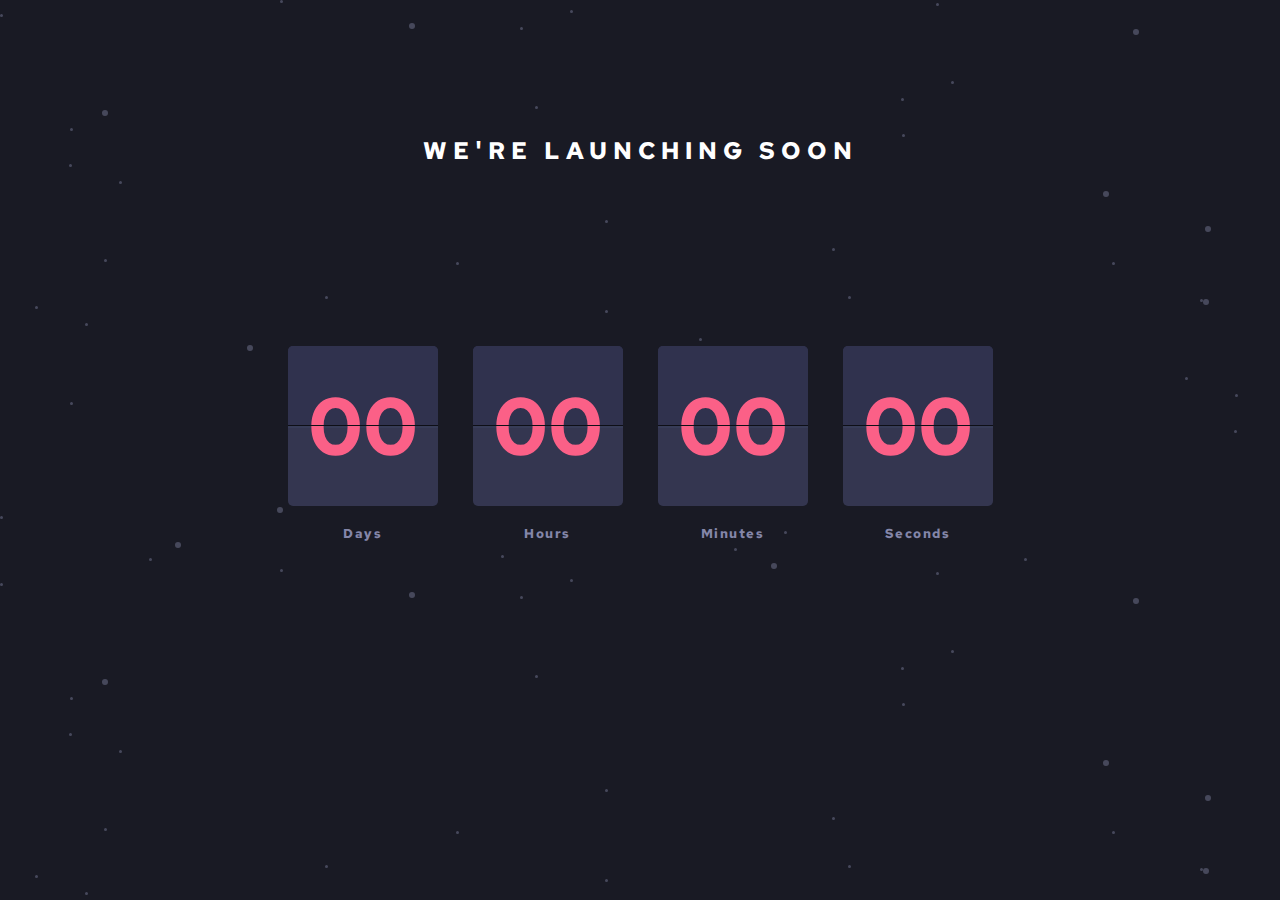
<file: launch-countdown-timer-main/index.html>
<!DOCTYPE html>
<html lang="en">
<head>
  <meta charset="UTF-8">
  <meta name="viewport" content="width=device-width, initial-scale=1.0"> <!-- displays site properly based on user's device -->

  <link rel="icon" type="image/png" sizes="32x32" href="./images/favicon-32x32.png">
  
  <title>Launch countdown timer</title>
  <link rel="stylesheet" href="style.css">
 

</head>
<body>

  <h2>We're launching soon</h2>
  <div class="countdown"></div>
  <!-- Days
  Hours
  Minutes
  Seconds
   -->
 <script src="script.js"></script>
</body>
</html>
</file>
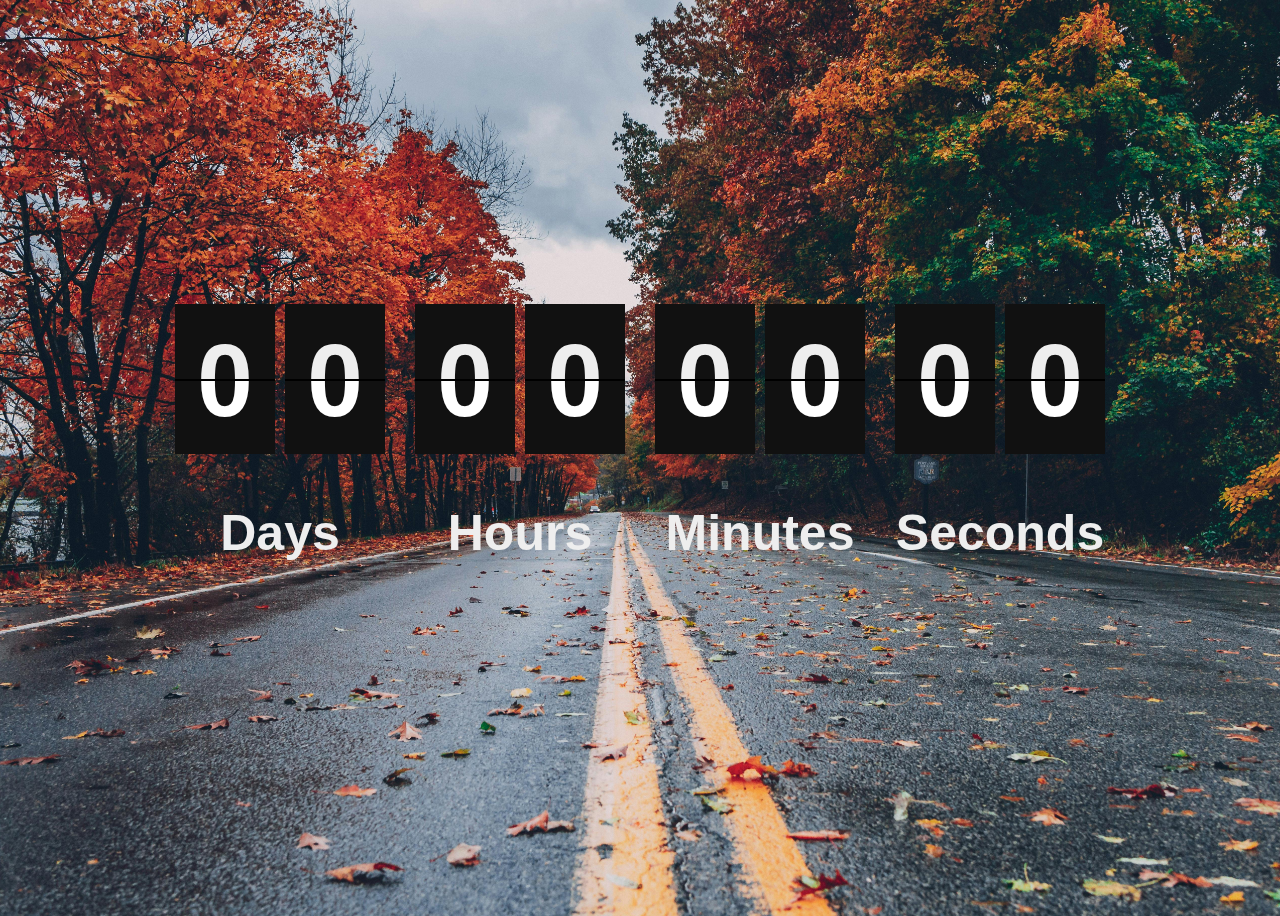
<file: launch/index.html>
<!DOCTYPE html>
<html lang="en">
<head>
    <meta charset="UTF-8">
    <meta name="viewport" content="width=device-width, initial-scale=1.0">
    <title>Document</title>
    <link rel="stylesheet" href="style.css">
</head>
<body>

    <div class="countdown">
      <div class="time-section" id="days">  <!--to show what we are talking about if its seconds minutes and etc-->
        <div class="time-group"> <!--to like differentiate from the paragraph-->
            <div class="time-segment">
                <div class="segment-display"><!--the one like that displays when flipping occurs like a background-->  
                  <div class="segment-display-top">0</div>  <!--tit has like a top and bottom--> 
                  <div class="segment-display-bottom">0</div>
                  <div class="segment-overlay">  <!--this is like the one that flips-->  
                    <div class="segment-overlay-top">0</div>
                    <div class="segment-overlay-bottom">0</div>
                  </div>
                </div>
            </div>
            <div class="time-segment">
              <div class="segment-display"><!--the one like that displays when flipping occurs like a background-->  
                <div class="segment-display-top">0</div>  <!--tit has like a top and bottom--> 
                <div class="segment-display-bottom">0</div>
                <div class="segment-overlay">  <!--this is like the one that flips-->  
                  <div class="segment-overlay-top">0</div>
                  <div class="segment-overlay-bottom">0</div>
                </div>
              </div>
          </div>
        </div>    <!--where time group ends...it has two time segments -->
        <p>Days</p>
    </div>

        <div class="time-section" id="hours">  <!--to show what we are talking about if its seconds minutes and etc-->
            <div class="time-group"> <!--to like differentiate from the paragraph-->
                <div class="time-segment">
                    <div class="segment-display"><!--the one like that displays when flipping occurs like a background-->  
                      <div class="segment-display-top">0</div>  <!--tit has like a top and bottom--> 
                      <div class="segment-display-bottom">0</div>
                      <div class="segment-overlay">  <!--this is like the one that flips-->  
                        <div class="segment-overlay-top">0</div>
                        <div class="segment-overlay-bottom">0</div>
                      </div>
                    </div>
                </div>
                <div class="time-segment">
                  <div class="segment-display"><!--the one like that displays when flipping occurs like a background-->  
                    <div class="segment-display-top">0</div>  <!--tit has like a top and bottom--> 
                    <div class="segment-display-bottom">0</div>
                    <div class="segment-overlay">  <!--this is like the one that flips-->  
                      <div class="segment-overlay-top">0</div>
                      <div class="segment-overlay-bottom">0</div>
                    </div>
                  </div>
              </div>
            </div>    <!--where time group ends...it has two time segments -->
            <p>Hours</p>
        </div>

        <div class="time-section" id="minutes">  <!--to show what we are talking about if its seconds minutes and etc-->
          <div class="time-group"> <!--to like differentiate from the paragraph-->
              <div class="time-segment">
                  <div class="segment-display"><!--the one like that displays when flipping occurs like a background-->  
                    <div class="segment-display-top">0</div>  <!--tit has like a top and bottom--> 
                    <div class="segment-display-bottom">0</div>
                    <div class="segment-overlay">  <!--this is like the one that flips-->  
                      <div class="segment-overlay-top">0</div>
                      <div class="segment-overlay-bottom">0</div>
                    </div>
                  </div>
              </div>
              <div class="time-segment">
                <div class="segment-display"><!--the one like that displays when flipping occurs like a background-->  
                  <div class="segment-display-top">0</div>  <!--tit has like a top and bottom--> 
                  <div class="segment-display-bottom">0</div>
                  <div class="segment-overlay">  <!--this is like the one that flips-->  
                    <div class="segment-overlay-top">0</div>
                    <div class="segment-overlay-bottom">0</div>
                  </div>
                </div>
            </div>
          </div>    <!--where time group ends...it has two time segments -->
          <p>Minutes</p>
      </div>

      <div class="time-section" id="seconds">  <!--to show what we are talking about if its seconds minutes and etc-->
        <div class="time-group"> <!--to like differentiate from the paragraph-->
            <div class="time-segment">
                <div class="segment-display"><!--the one like that displays when flipping occurs like a background-->  
                  <div class="segment-display-top">0</div>  <!--tit has like a top and bottom--> 
                  <div class="segment-display-bottom">0</div>
                  <div class="segment-overlay">  <!--this is like the one that flips-->  
                    <div class="segment-overlay-top">0</div>
                    <div class="segment-overlay-bottom">0</div>
                  </div>
                </div>
            </div>
            <div class="time-segment">
              <div class="segment-display"><!--the one like that displays when flipping occurs like a background-->  
                <div class="segment-display-top">0</div>  <!--tit has like a top and bottom--> 
                <div class="segment-display-bottom">0</div>
                <div class="segment-overlay">  <!--this is like the one that flips-->  
                  <div class="segment-overlay-top">0</div>
                  <div class="segment-overlay-bottom">0</div>
                </div>
              </div>
          </div>
        </div>    <!--where time group ends...it has two time segments -->
        <p>Seconds</p>
    </div>
    </div>


    <script src="script.js"></script>
</body>
</html>
</file>
<file: launch-countdown-timer-main/style.css>
@import url("https://fonts.googleapis.com/css2?family=Red+Hat+Text:wght@400;700&display=swap");
*,
*::before,
*::after {
  box-sizing: border-box;
}


:root {
  --grayish-blue: hsl(237, 18%, 59%);
  --soft-red: hsl(345, 95%, 68%);
  --white: hsl(0, 0%, 100%);
  --dark-desaturated-blue: hsl(236, 21%, 26%);
  --very-dark-blue: hsl(235, 16%, 14%);
  --very-dark-black-blue: hsl(234, 17%, 12%);
}

body {
  font-family: "Red Hat Text", sans-serif;
  font-weight: 700;
  display: flex;
  flex-direction: column;
  align-items: center;
  justify-content: center;
  height: 100vh;
  overflow: hidden;
  margin: 0;
  background-image: url("./images/bg-stars.svg");
  background-color: var(--very-dark-black-blue);
}

h2 {
  position: absolute;
  top: 15%;
  text-transform: uppercase;
  text-align: center;
  color: var(--white);
  letter-spacing: 6px;
  margin: 0 16px;
}

.countdown {
  display: flex;
  gap: 10px;
  text-align: center;
  margin: auto;
/* background-color: purple; */
}

.flip-card {/*necessary just for alignment of top and bottom in column direction*/
  font-size: 2rem;
  display: flex;
  flex-direction: column;
  border-radius: 5px;
  /* box-shadow: 0 13px 0 0 black; */
  position: relative;


}
/* .top{
background-color: blue;

}
.bottom{
background-color: aqua;
} */

 .top-flip,
.bottom-flip {
  position: absolute;

}

.top-flip {
  transform-origin: bottom;
  /*Defines the point around which the rotation happens*/
  transform: rotateX(0deg); /*starts with no rotation (0deg).*/
  animation: flip-top 0.5s ease-in forwards;
  /* background-color: green; */

}

.bottom-flip {
  bottom: 0;
  animation: flip-bottom 0.5s ease-out 0.5s;
  transform-origin: top;
  transform: rotateX(90deg); /*already rotated its below the topflip*/
/* background-color: yellow; */

}
/*adjust width to make the flips fit better inside top and bottom*/
.top,
.bottom,
.top-flip,
.bottom-flip {
  height: 33px; /*to make the content appear halfly-the height of the div is less than the height of the text*/
  width: 80px;
  padding: 21px 16px;
  color: var(--soft-red);
   overflow: hidden;    /*ensures that anything outside this height is hidden, contributing to the cut-off effect*/
  text-align: center;
}

.top,
.top-flip {
  border-top-left-radius: 5px;
  border-top-right-radius: 5px;
  border-bottom: 0.5px solid rgba(0, 0, 0, 0.7);
  /*creates the line between the two flips top and bottom*/
  background-color: rgb(48, 50, 78);
  
}

.bottom,
.bottom-flip {
  display: flex;
  justify-content: center;
  align-items: flex-end;
  border-bottom-left-radius: 5px;
  border-bottom-right-radius: 5px;
  background-color: var(--dark-desaturated-blue);
  box-shadow: 0 2px rgb(71, 83, 115, 0.2) inset;
}

p {
  font-weight: 700;
  letter-spacing: 1.5px;
  color: var(--grayish-blue);
  margin-top: 40px;
}

.title {
  margin-top: 1.2rem;
  font-size: 0.8rem;
}

.attribution {
  font-size: 11px;
  text-align: center;
}

.attribution a {
  color: hsl(228, 45%, 44%);
}

@keyframes flip-top {
  to {
    transform: rotateX(90deg);
  }
}

@keyframes flip-bottom {
  to {
    transform: rotateX(0deg);
  }
}

@media (min-width: 376px) {
  .flip-card {
    font-size: 5rem;
  }

  .countdown {
    gap: 35px;
  }

  .top,
  .bottom,
  .top-flip,
  .bottom-flip {
    height: 80px;
    width: 150px;
    padding: 27px 16px;
  }

  .footer > img {
    width: 100%;
  }

  .media > span {
    margin-right: 25px;
  }

  .attribution {
    font-size: 1rem;
    bottom: 1vw;
  }
}



/*
Initial Appearance: The 00 text appears at the top of the .bottom-flip container because the container is rotated 90 degrees, which effectively moves what would normally be the bottom of the container to the top of the visual frame.*/
</file>
<file: launch/style.css>
*{
    box-sizing: border-box;
   
}
body{
    display: flex;
    justify-content: center;
    align-items: center;
   height: 100vh;
   background-image: url(back.jpg);
   background-size: cover;
   background-position: center;
}


.countdown{
    display: flex;
    gap: 30px;
    font-family: sans-serif;
}
.time-section{  /*for identifying if its seconds or hours or minutes*/
    text-align: center;
    font-size: 30px;
}
.time-group{ /*has like the two time segments*/
   display: flex; 
   gap: 10px;
}
.time-segment{  /* has like the display and the overlay*/
    display: block;
    font-size: 100px;
    font-weight: 900;
    width: 100px;
}


.segment-display{
    position: relative;
    height:100% ;
}
.segment-display-top, .segment-display-bottom{
    overflow: hidden;
    text-align: center;
    width: 100%;
    height: 50%;
    position: relative;
}
.segment-display-top{
    background-color: #111;
    color: #eee;
    line-height: 1.5;
}
.segment-display-bottom{
    background-color: #111;
    color: #fff;
    line-height: 0; /*upper part is not visible at all*/
}


.segment-overlay{ /*when a div doesnt have a definte height it might collapse*/
    position: absolute;
    top: 0;
    height: 100%;
    width: 100px;
    perspective: 400px;/*because overlay is going to be animated*/
}
.segment-overlay-top,
.segment-overlay-bottom
{
    position: absolute;
    overflow: hidden;
    text-align: center;
    width: 100%;
    height: 50%;
}
.segment-overlay-top{
    top: 0;
    line-height: 1.5;
    color: #eee;
    background-color: #111; /* makes the segement display not to be seen...
    if you remove the back color you can see the segement display contenets*/
    transform-origin: bottom;
}
.segment-overlay-bottom{
    bottom: 0;
    line-height:0;
    color: white;
    background-color: #111;
    border-top: 2px solid black;
    transform-origin: top;
}


.segment-overlay.flip .segment-overlay-top{
    animation: flip-top 0.8s linear;
}
.segment-overlay.flip .segment-overlay-bottom{
    animation: flip-bottom 0.8s linear;
}



/* css animation */
@keyframes flip-top{
    0% {/*at 0% of the animation...rotated the top-overlay*/
        transform: rotateX(0deg);
    }
    50%, 100% {/*at 100% of the animation....rotataed again at the end of animation*/
        transform: rotateX(-90deg);
    }
}

@keyframes flip-bottom{
    0%, 50% {/*at 0% of the animation...rotated the bottom-overlay.....and here we mean 50%of the time,animation doesnt occur untill half the time*/
        transform: rotateX(90deg);
    }
    100% {/*at 100% of the animation....rotataed again at the end of animation*/
        transform: rotateX(0deg);
    }
}



p{
    font-size: 50px;
    font-weight: bolder;
    color: #eee;
}









/*
we have two time segement side by side, 1st timesegement has segment display
with top and bottom and also an overlay with top and bottom,
same thing for the 2nd timesegment
now what you have to get is that the top and bottom are on top of eachother
so like you just put a height of 50% to it and overflow-hidden
to hide bottom part but they are still on top of each other........
its like 4divs on top of eacother for display and overlay---just use absolute to achieve this

segment display bottom and top have different color to create the half effect or just use a border


*/
</file>
